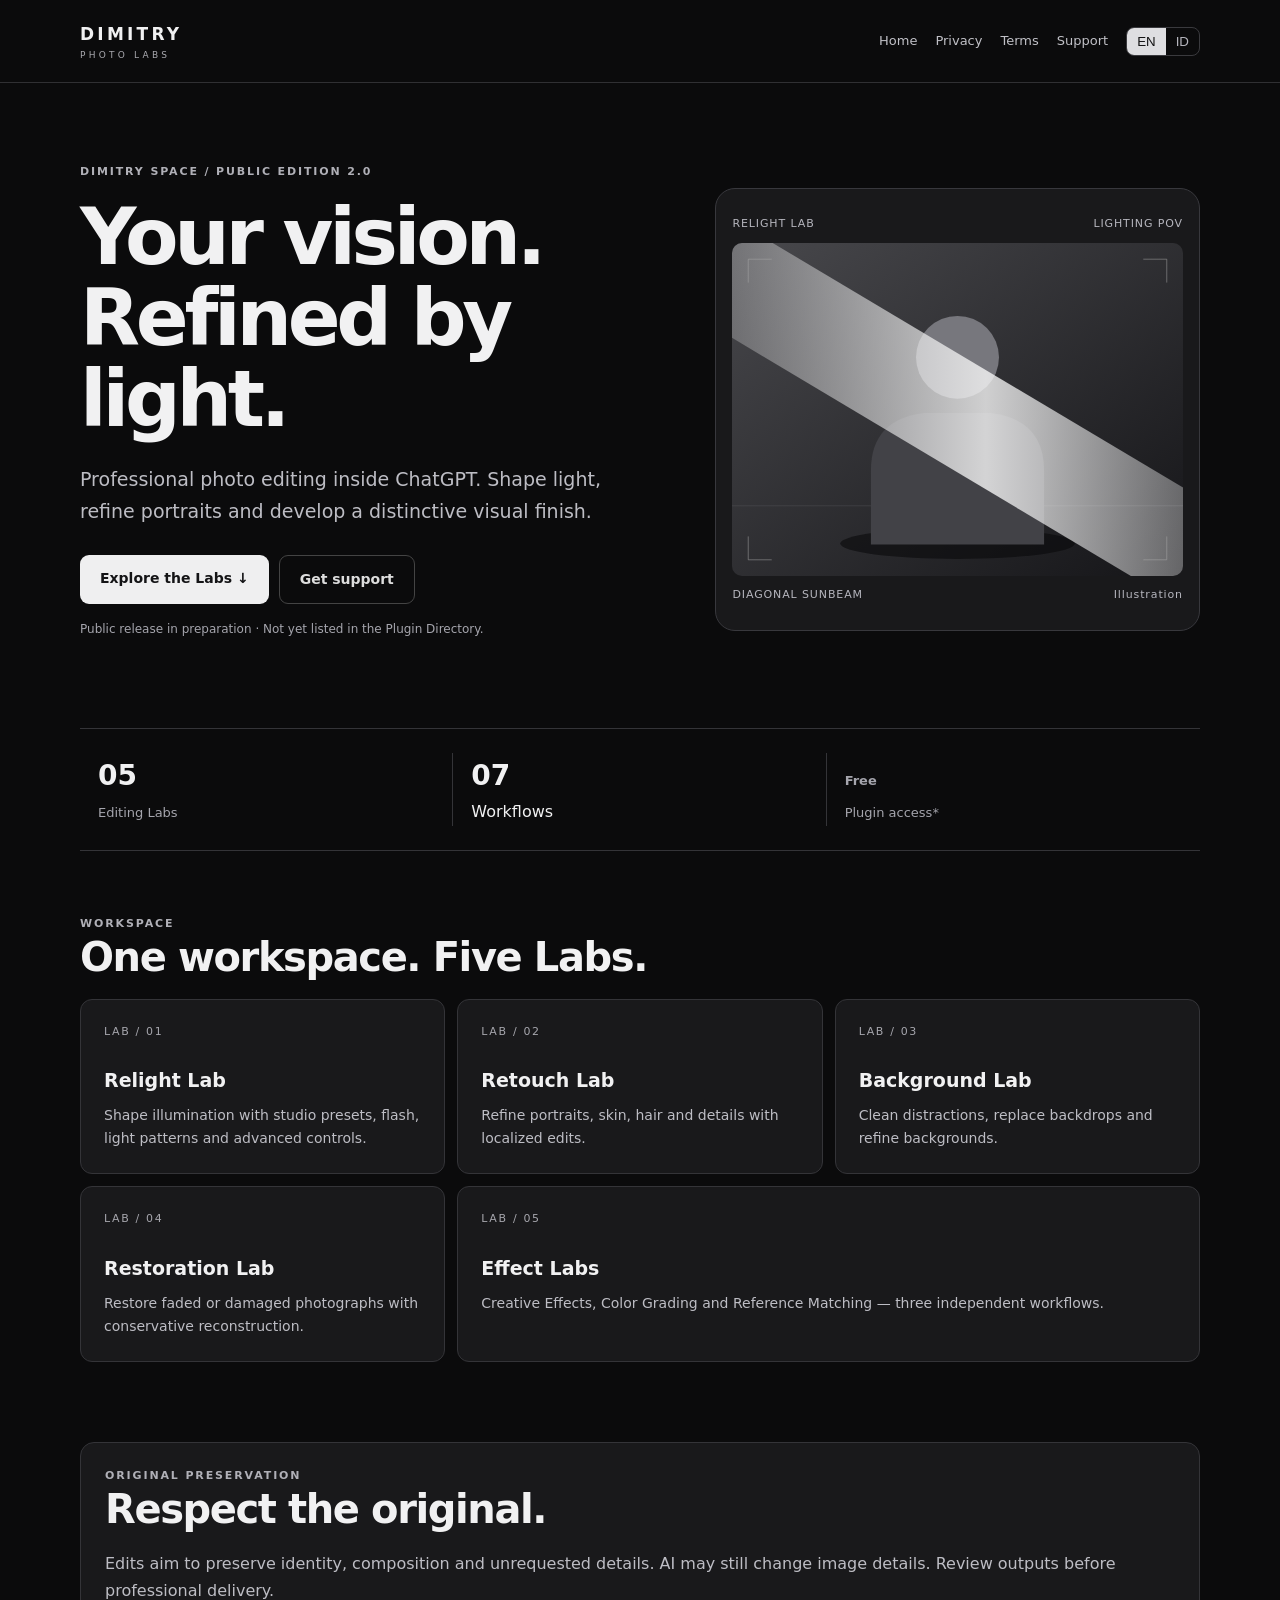
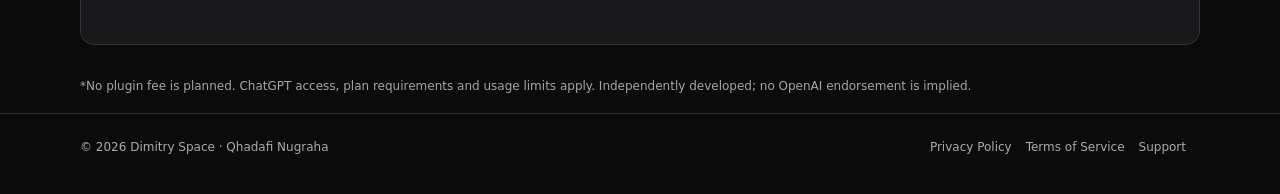
<file: index.html>
<!doctype html><html lang="en"><head><meta charset="utf-8"><meta name="viewport" content="width=device-width,initial-scale=1"><meta name="description" content="Dimitry Photo Labs — independent AI photo editing inside ChatGPT"><title>Home · Dimitry Photo Labs</title><link rel="stylesheet" href="assets/style.css"><script defer src="assets/lang.js"></script></head><body><header><nav class="wrap"><a class="brand" href="index.html">DIMITRY<small>PHOTO LABS</small></a><div class="links"><a href="index.html">Home</a><a href="privacy.html">Privacy</a><a href="terms.html">Terms</a><a href="support.html">Support</a><div class="lang" aria-label="Language"><button data-switch="en" aria-pressed="true">EN</button><button data-switch="id" aria-pressed="false">ID</button></div></div></nav></header><main class="wrap"><section class="hero"><div><div class="eyebrow">DIMITRY SPACE / PUBLIC EDITION 2.0</div><h1><span data-lang="en">Your vision.<br>Refined by light.</span><span data-lang="id" hidden>Visi Anda.<br>Disempurnakan cahaya.</span></h1><p class="lead"><span data-lang="en">Professional photo editing inside ChatGPT. Shape light, refine portraits and develop a distinctive visual finish.</span><span data-lang="id" hidden>Editing foto profesional di dalam ChatGPT. Bentuk cahaya, sempurnakan potret dan ciptakan karakter visual.</span></p><div class="actions"><a class="btn" href="#labs"><span data-lang="en">Explore the Labs</span><span data-lang="id" hidden>Jelajahi Labs</span> ↓</a><a class="btn secondary" href="support.html"><span data-lang="en">Get support</span><span data-lang="id" hidden>Bantuan</span></a></div><p class="small"><span data-lang="en">Public release in preparation · Not yet listed in the Plugin Directory.</span><span data-lang="id" hidden>Rilis publik sedang disiapkan · Belum terdaftar di Plugin Directory.</span></p></div><div class="visual"><div class="visual-top"><span>RELIGHT LAB</span><span>LIGHTING POV</span></div><img class="scene" src="assets/lighting.svg" alt="Illustrative diagonal studio light on a silhouette"><div class="demo-bottom"><span>DIAGONAL SUNBEAM</span><span data-lang="en">Illustration</span><span data-lang="id" hidden>Ilustrasi</span></div></div></section><section class="stats"><div><strong>05</strong><span data-lang="en">Editing Labs</span><span data-lang="id" hidden>Lab Editing</span></div><div><strong>07</strong>Workflows</div><div><strong><span data-lang="en">Free</span><span data-lang="id" hidden>Gratis</span></strong><span data-lang="en">Plugin access*</span><span data-lang="id" hidden>Akses plugin*</span></div></section><section class="section" id="labs"><div class="eyebrow">WORKSPACE</div><h2><span data-lang="en">One workspace. Five Labs.</span><span data-lang="id" hidden>Satu workspace. Lima Labs.</span></h2><div class="cards"><article class="tile"><div class="num">LAB / 01</div><h3>Relight Lab</h3><p><span data-lang="en">Shape illumination with studio presets, flash, light patterns and advanced controls.</span><span data-lang="id" hidden>Atur pencahayaan dengan preset studio, flash, pola cahaya dan kontrol lanjutan.</span></p></article><article class="tile"><div class="num">LAB / 02</div><h3>Retouch Lab</h3><p><span data-lang="en">Refine portraits, skin, hair and details with localized edits.</span><span data-lang="id" hidden>Rapikan potret, kulit, rambut dan detail secara terarah.</span></p></article><article class="tile"><div class="num">LAB / 03</div><h3>Background Lab</h3><p><span data-lang="en">Clean distractions, replace backdrops and refine backgrounds.</span><span data-lang="id" hidden>Bersihkan gangguan, ganti latar dan rapikan background.</span></p></article><article class="tile"><div class="num">LAB / 04</div><h3>Restoration Lab</h3><p><span data-lang="en">Restore faded or damaged photographs with conservative reconstruction.</span><span data-lang="id" hidden>Pulihkan foto pudar atau rusak dengan rekonstruksi konservatif.</span></p></article><article class="tile"><div class="num">LAB / 05</div><h3>Effect Labs</h3><p><span data-lang="en">Creative Effects, Color Grading and Reference Matching — three independent workflows.</span><span data-lang="id" hidden>Creative Effects, Color Grading dan Reference Matching — tiga workflow independen.</span></p></article></div></section><section class="callout"><div class="eyebrow">ORIGINAL PRESERVATION</div><h2><span data-lang="en">Respect the original.</span><span data-lang="id" hidden>Pertahankan foto asli.</span></h2><p><span data-lang="en">Edits aim to preserve identity, composition and unrequested details. AI may still change image details. Review outputs before professional delivery.</span><span data-lang="id" hidden>Editing dirancang menjaga identitas, komposisi dan detail yang tidak diminta berubah. AI tetap dapat mengubah detail foto. Periksa hasil sebelum penyerahan profesional.</span></p></section><p class="small"><span data-lang="en">*No plugin fee is planned. ChatGPT access, plan requirements and usage limits apply. Independently developed; no OpenAI endorsement is implied.</span><span data-lang="id" hidden>*Tidak direncanakan biaya plugin. Akses, paket dan batas penggunaan ChatGPT berlaku. Dikembangkan secara independen, bukan dukungan resmi OpenAI.</span></p></main><footer class="foot"><div class="wrap"><span>© 2026 Dimitry Space · Qhadafi Nugraha</span><div><a href="privacy.html">Privacy Policy</a><a href="terms.html">Terms of Service</a><a href="support.html">Support</a></div></div></footer></body></html>
</file>
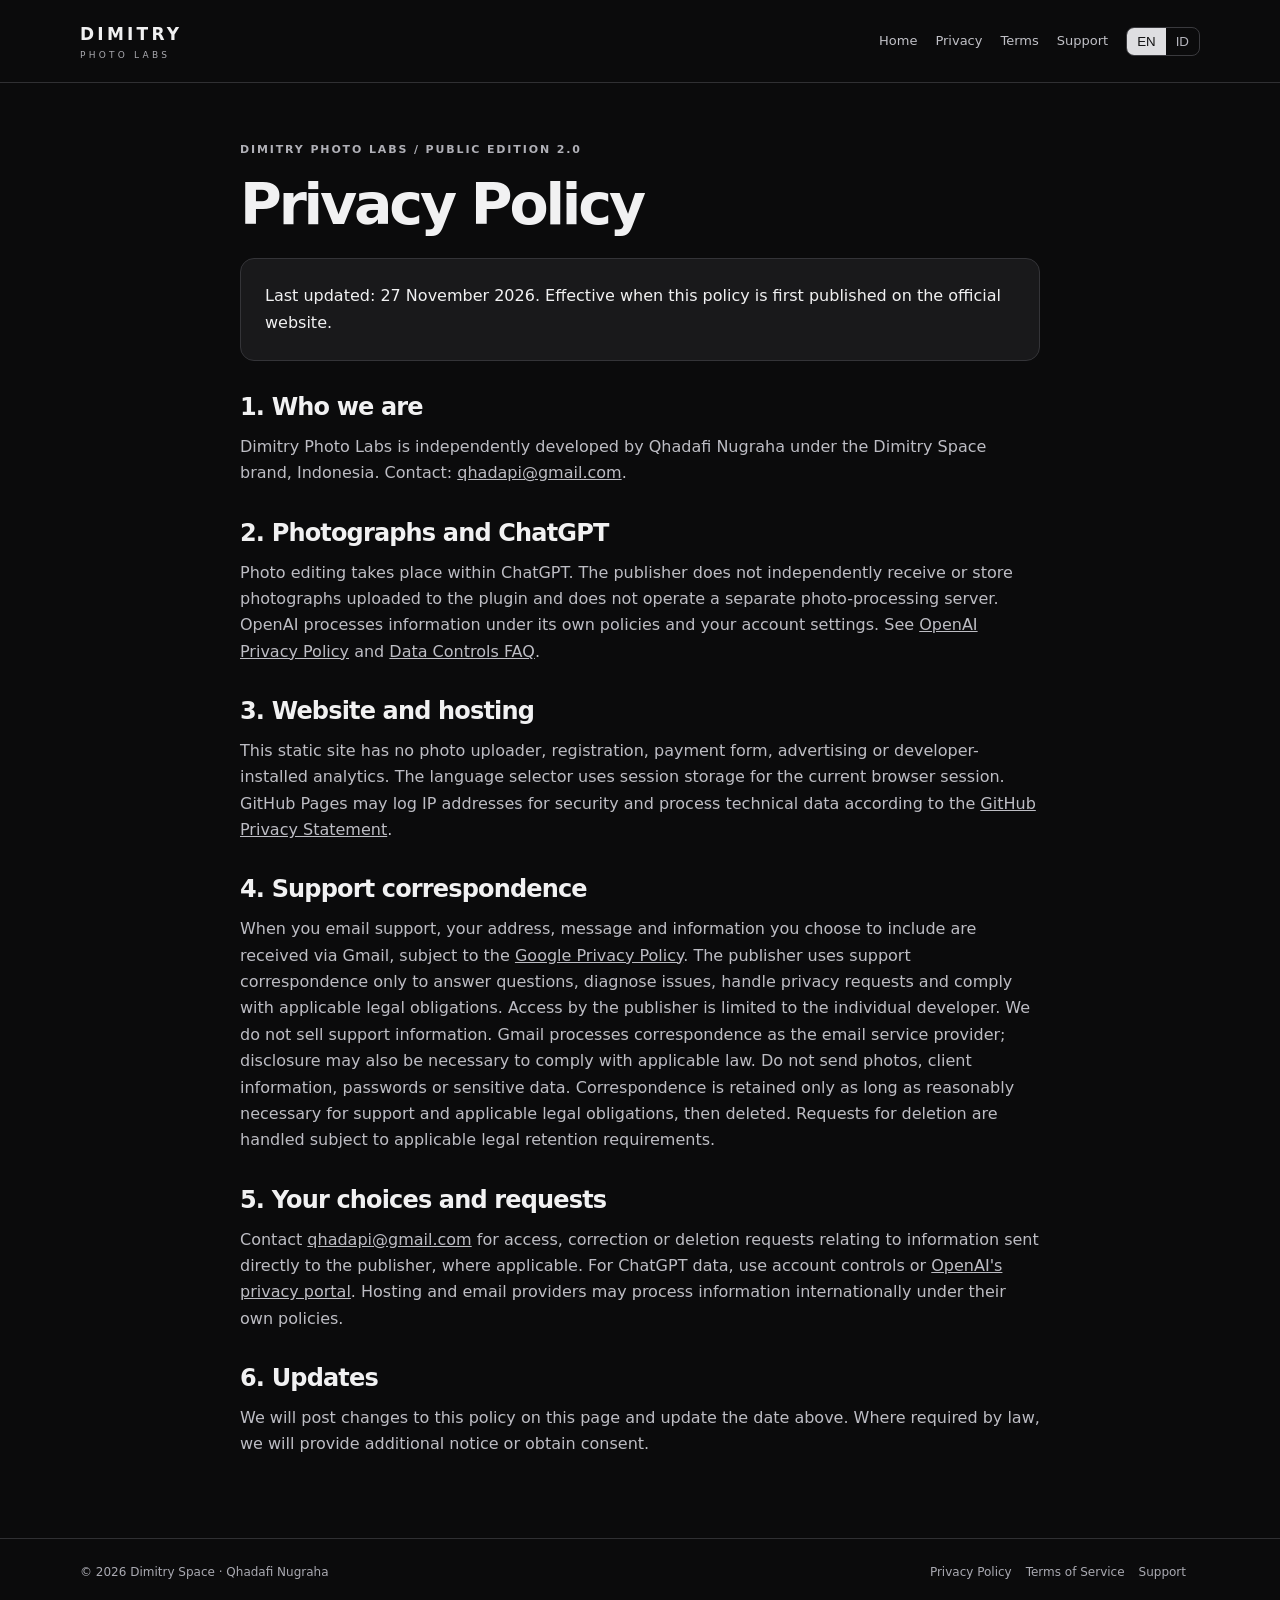
<file: privacy.html>
<!doctype html><html lang="en"><head><meta charset="utf-8"><meta name="viewport" content="width=device-width,initial-scale=1"><title>Privacy Policy · Dimitry Photo Labs</title><link rel="stylesheet" href="assets/style.css"><script defer src="assets/lang.js"></script></head><body><header><nav class="wrap"><a class="brand" href="index.html">DIMITRY<small>PHOTO LABS</small></a><div class="links"><a href="index.html">Home</a><a href="privacy.html">Privacy</a><a href="terms.html">Terms</a><a href="support.html">Support</a><div class="lang" aria-label="Language"><button data-switch="en" aria-pressed="true">EN</button><button data-switch="id" aria-pressed="false">ID</button></div></div></nav></header><main class="wrap legal"><div class="eyebrow">DIMITRY PHOTO LABS / PUBLIC EDITION 2.0</div><h1><span data-lang="en">Privacy Policy</span><span data-lang="id" hidden>Kebijakan Privasi</span></h1><div class="note"><span data-lang="en">Last updated: 27 November 2026. Effective when this policy is first published on the official website.</span><span data-lang="id" hidden>Terakhir diperbarui: 27 November 2026. Berlaku sejak kebijakan ini pertama kali dipublikasikan di website resmi.</span></div><section><h2><span data-lang="en">1. Who we are</span><span data-lang="id" hidden>1. Identitas pengelola</span></h2><p><span data-lang="en">Dimitry Photo Labs is independently developed by Qhadafi Nugraha under the Dimitry Space brand, Indonesia. Contact: <a href="mailto:qhadapi@gmail.com">qhadapi@gmail.com</a>.</span><span data-lang="id" hidden>Dimitry Photo Labs dikembangkan secara independen oleh Qhadafi Nugraha dengan brand Dimitry Space, Indonesia. Kontak: <a href="mailto:qhadapi@gmail.com">qhadapi@gmail.com</a>.</span></p></section><section><h2><span data-lang="en">2. Photographs and ChatGPT</span><span data-lang="id" hidden>2. Foto dan ChatGPT</span></h2><p><span data-lang="en">Photo editing takes place within ChatGPT. The publisher does not independently receive or store photographs uploaded to the plugin and does not operate a separate photo-processing server. OpenAI processes information under its own policies and your account settings. See <a href="https://openai.com/policies/privacy-policy/">OpenAI Privacy Policy</a> and <a href="https://help.openai.com/en/articles/7730893-data-controls-faq">Data Controls FAQ</a>.</span><span data-lang="id" hidden>Editing foto berlangsung di ChatGPT. Developer tidak menerima atau menyimpan secara terpisah foto yang diunggah ke plugin dan tidak mengoperasikan server pengolah foto terpisah. OpenAI mengelola informasi berdasarkan kebijakan dan pengaturan akun Anda. Lihat <a href="https://openai.com/policies/privacy-policy/">Kebijakan Privasi OpenAI</a> dan <a href="https://help.openai.com/en/articles/7730893-data-controls-faq">Data Controls FAQ</a>.</span></p></section><section><h2><span data-lang="en">3. Website and hosting</span><span data-lang="id" hidden>3. Website dan hosting</span></h2><p><span data-lang="en">This static site has no photo uploader, registration, payment form, advertising or developer-installed analytics. The language selector uses session storage for the current browser session. GitHub Pages may log IP addresses for security and process technical data according to the <a href="https://docs.github.com/en/site-policy/privacy-policies/github-general-privacy-statement">GitHub Privacy Statement</a>.</span><span data-lang="id" hidden>Website statis ini tidak memiliki pengunggah foto, registrasi, formulir pembayaran, iklan atau analytics yang dipasang developer. Pemilih bahasa memakai penyimpanan sesi browser. GitHub Pages dapat mencatat alamat IP untuk keamanan dan mengolah data teknis menurut <a href="https://docs.github.com/en/site-policy/privacy-policies/github-general-privacy-statement">Kebijakan Privasi GitHub</a>.</span></p></section><section><h2><span data-lang="en">4. Support correspondence</span><span data-lang="id" hidden>4. Korespondensi bantuan</span></h2><p><span data-lang="en">When you email support, your address, message and information you choose to include are received via Gmail, subject to the <a href="https://policies.google.com/privacy">Google Privacy Policy</a>. The publisher uses support correspondence only to answer questions, diagnose issues, handle privacy requests and comply with applicable legal obligations. Access by the publisher is limited to the individual developer. We do not sell support information. Gmail processes correspondence as the email service provider; disclosure may also be necessary to comply with applicable law. Do not send photos, client information, passwords or sensitive data. Correspondence is retained only as long as reasonably necessary for support and applicable legal obligations, then deleted. Requests for deletion are handled subject to applicable legal retention requirements.</span><span data-lang="id" hidden>Jika menghubungi support, alamat email, pesan dan informasi yang Anda sertakan diterima melalui Gmail, sesuai <a href="https://policies.google.com/privacy">Kebijakan Privasi Google</a>. Developer menggunakan korespondensi bantuan hanya untuk menjawab pertanyaan, menelusuri masalah, menangani permintaan privasi dan memenuhi kewajiban hukum yang berlaku. Akses korespondensi di pihak pengelola terbatas pada developer individu. Kami tidak menjual informasi bantuan. Gmail memproses korespondensi sebagai penyedia layanan email; pengungkapan juga dapat diperlukan untuk mematuhi hukum yang berlaku. Jangan mengirim foto, informasi klien, kata sandi atau data sensitif. Korespondensi disimpan hanya selama diperlukan secara wajar untuk bantuan dan kewajiban hukum yang berlaku, lalu dihapus. Permintaan penghapusan ditangani dengan memperhatikan kewajiban retensi yang berlaku.</span></p></section><section><h2><span data-lang="en">5. Your choices and requests</span><span data-lang="id" hidden>5. Pilihan dan permintaan Anda</span></h2><p><span data-lang="en">Contact <a href="mailto:qhadapi@gmail.com">qhadapi@gmail.com</a> for access, correction or deletion requests relating to information sent directly to the publisher, where applicable. For ChatGPT data, use account controls or <a href="https://privacy.openai.com/">OpenAI's privacy portal</a>. Hosting and email providers may process information internationally under their own policies.</span><span data-lang="id" hidden>Hubungi <a href="mailto:qhadapi@gmail.com">qhadapi@gmail.com</a> untuk permintaan akses, koreksi atau penghapusan informasi yang dikirim langsung kepada developer, jika berlaku. Untuk data ChatGPT, gunakan pengaturan akun atau <a href="https://privacy.openai.com/">portal privasi OpenAI</a>. Penyedia hosting dan email dapat mengolah informasi lintas negara sesuai kebijakan masing-masing.</span></p></section><section><h2><span data-lang="en">6. Updates</span><span data-lang="id" hidden>6. Pembaruan</span></h2><p><span data-lang="en">We will post changes to this policy on this page and update the date above. Where required by law, we will provide additional notice or obtain consent.</span><span data-lang="id" hidden>Kami akan memuat perubahan kebijakan di halaman ini dan memperbarui tanggal di atas. Jika diwajibkan hukum, kami akan memberikan pemberitahuan tambahan atau memperoleh persetujuan.</span></p></section></main><footer class="foot"><div class="wrap"><span>© 2026 Dimitry Space · Qhadafi Nugraha</span><div><a href="privacy.html">Privacy Policy</a><a href="terms.html">Terms of Service</a><a href="support.html">Support</a></div></div></footer></body></html>
</file>
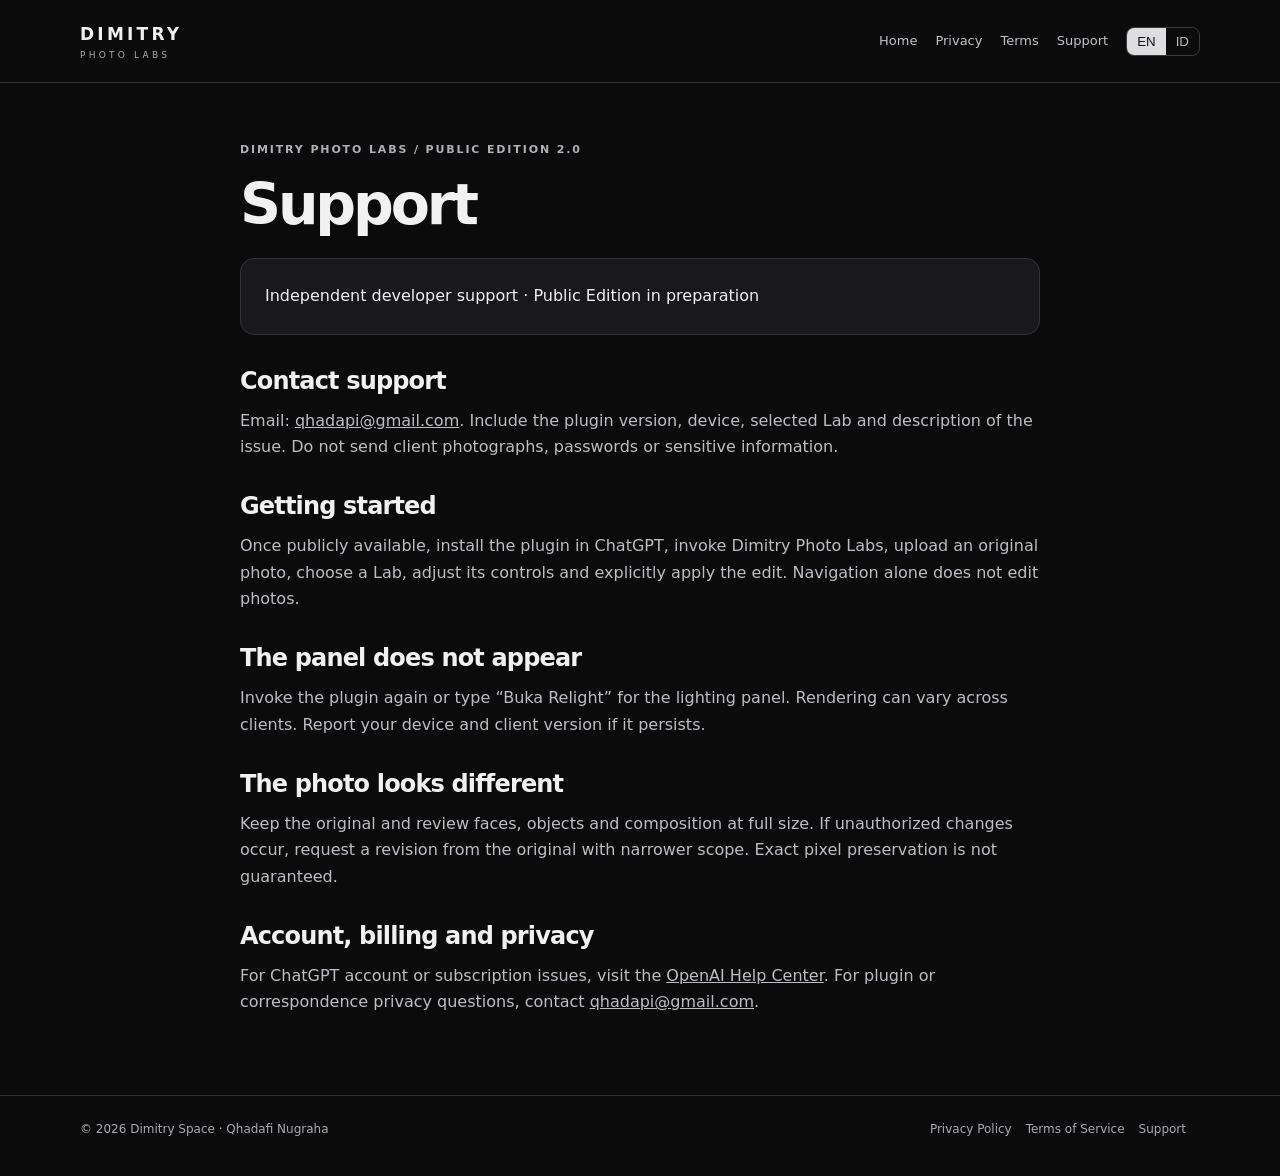
<file: support.html>
<!doctype html><html lang="en"><head><meta charset="utf-8"><meta name="viewport" content="width=device-width,initial-scale=1"><title>Support · Dimitry Photo Labs</title><link rel="stylesheet" href="assets/style.css"><script defer src="assets/lang.js"></script></head><body><header><nav class="wrap"><a class="brand" href="index.html">DIMITRY<small>PHOTO LABS</small></a><div class="links"><a href="index.html">Home</a><a href="privacy.html">Privacy</a><a href="terms.html">Terms</a><a href="support.html">Support</a><div class="lang" aria-label="Language"><button data-switch="en" aria-pressed="true">EN</button><button data-switch="id" aria-pressed="false">ID</button></div></div></nav></header><main class="wrap legal"><div class="eyebrow">DIMITRY PHOTO LABS / PUBLIC EDITION 2.0</div><h1><span data-lang="en">Support</span><span data-lang="id" hidden>Bantuan</span></h1><div class="note"><span data-lang="en">Independent developer support · Public Edition in preparation</span><span data-lang="id" hidden>Bantuan developer independen · Public Edition sedang disiapkan</span></div><section><h2><span data-lang="en">Contact support</span><span data-lang="id" hidden>Hubungi support</span></h2><p><span data-lang="en">Email: <a href="mailto:qhadapi@gmail.com">qhadapi@gmail.com</a>. Include the plugin version, device, selected Lab and description of the issue. Do not send client photographs, passwords or sensitive information.</span><span data-lang="id" hidden>Email: <a href="mailto:qhadapi@gmail.com">qhadapi@gmail.com</a>. Sertakan versi plugin, perangkat, Lab yang dipilih dan deskripsi kendala. Jangan kirim foto klien, kata sandi atau informasi sensitif.</span></p></section><section><h2><span data-lang="en">Getting started</span><span data-lang="id" hidden>Cara memulai</span></h2><p><span data-lang="en">Once publicly available, install the plugin in ChatGPT, invoke Dimitry Photo Labs, upload an original photo, choose a Lab, adjust its controls and explicitly apply the edit. Navigation alone does not edit photos.</span><span data-lang="id" hidden>Setelah tersedia untuk publik, instal plugin di ChatGPT, panggil Dimitry Photo Labs, unggah foto asli, pilih Lab, atur kontrol dan tekan Terapkan. Navigasi saja tidak mengedit foto.</span></p></section><section><h2><span data-lang="en">The panel does not appear</span><span data-lang="id" hidden>Panel tidak muncul</span></h2><p><span data-lang="en">Invoke the plugin again or type “Buka Relight” for the lighting panel. Rendering can vary across clients. Report your device and client version if it persists.</span><span data-lang="id" hidden>Panggil kembali plugin atau ketik “Buka Relight” untuk panel pencahayaan. Tampilan dapat berbeda antar aplikasi ChatGPT. Laporkan perangkat dan versi aplikasi bila berlanjut.</span></p></section><section><h2><span data-lang="en">The photo looks different</span><span data-lang="id" hidden>Foto terlihat berbeda</span></h2><p><span data-lang="en">Keep the original and review faces, objects and composition at full size. If unauthorized changes occur, request a revision from the original with narrower scope. Exact pixel preservation is not guaranteed.</span><span data-lang="id" hidden>Simpan foto asli dan periksa wajah, objek serta komposisi dalam ukuran penuh. Jika terjadi perubahan yang tidak diminta, minta revisi dari asli dengan lingkup lebih sempit. Preservasi piksel identik tidak dijamin.</span></p></section><section><h2><span data-lang="en">Account, billing and privacy</span><span data-lang="id" hidden>Akun, pembayaran dan privasi</span></h2><p><span data-lang="en">For ChatGPT account or subscription issues, visit the <a href="https://help.openai.com/">OpenAI Help Center</a>. For plugin or correspondence privacy questions, contact <a href="mailto:qhadapi@gmail.com">qhadapi@gmail.com</a>.</span><span data-lang="id" hidden>Untuk kendala akun atau langganan ChatGPT, kunjungi <a href="https://help.openai.com/">Pusat Bantuan OpenAI</a>. Untuk pertanyaan plugin atau privasi korespondensi, hubungi <a href="mailto:qhadapi@gmail.com">qhadapi@gmail.com</a>.</span></p></section></main><footer class="foot"><div class="wrap"><span>© 2026 Dimitry Space · Qhadafi Nugraha</span><div><a href="privacy.html">Privacy Policy</a><a href="terms.html">Terms of Service</a><a href="support.html">Support</a></div></div></footer></body></html>
</file>
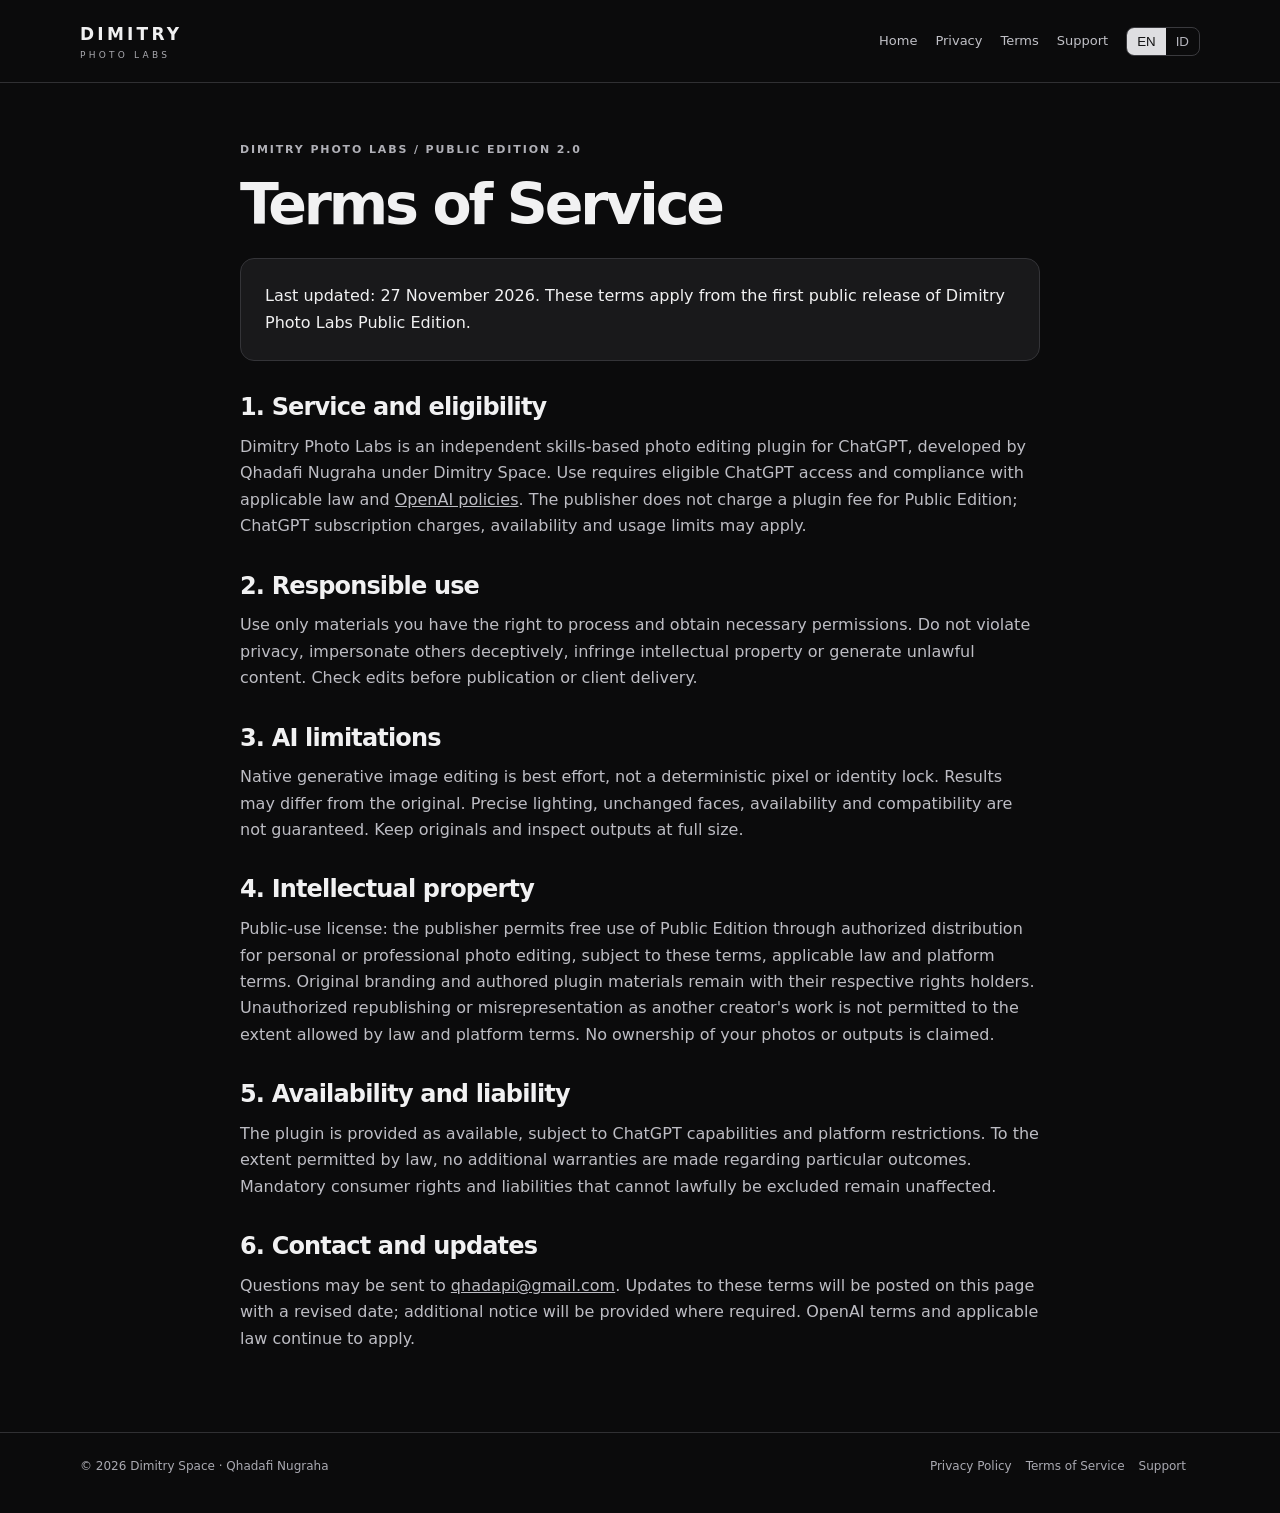
<file: terms.html>
<!doctype html><html lang="en"><head><meta charset="utf-8"><meta name="viewport" content="width=device-width,initial-scale=1"><title>Terms of Service · Dimitry Photo Labs</title><link rel="stylesheet" href="assets/style.css"><script defer src="assets/lang.js"></script></head><body><header><nav class="wrap"><a class="brand" href="index.html">DIMITRY<small>PHOTO LABS</small></a><div class="links"><a href="index.html">Home</a><a href="privacy.html">Privacy</a><a href="terms.html">Terms</a><a href="support.html">Support</a><div class="lang" aria-label="Language"><button data-switch="en" aria-pressed="true">EN</button><button data-switch="id" aria-pressed="false">ID</button></div></div></nav></header><main class="wrap legal"><div class="eyebrow">DIMITRY PHOTO LABS / PUBLIC EDITION 2.0</div><h1><span data-lang="en">Terms of Service</span><span data-lang="id" hidden>Ketentuan Layanan</span></h1><div class="note"><span data-lang="en">Last updated: 27 November 2026. These terms apply from the first public release of Dimitry Photo Labs Public Edition.</span><span data-lang="id" hidden>Terakhir diperbarui: 27 November 2026. Ketentuan ini berlaku sejak rilis publik pertama Dimitry Photo Labs Public Edition.</span></div><section><h2><span data-lang="en">1. Service and eligibility</span><span data-lang="id" hidden>1. Layanan dan kelayakan</span></h2><p><span data-lang="en">Dimitry Photo Labs is an independent skills-based photo editing plugin for ChatGPT, developed by Qhadafi Nugraha under Dimitry Space. Use requires eligible ChatGPT access and compliance with applicable law and <a href="https://openai.com/policies/usage-policies/">OpenAI policies</a>. The publisher does not charge a plugin fee for Public Edition; ChatGPT subscription charges, availability and usage limits may apply.</span><span data-lang="id" hidden>Dimitry Photo Labs adalah plugin editing foto berbasis skills independen untuk ChatGPT, dikembangkan Qhadafi Nugraha dengan brand Dimitry Space. Penggunaan memerlukan akses ChatGPT yang memenuhi syarat dan kepatuhan terhadap hukum serta <a href="https://openai.com/policies/usage-policies/">kebijakan OpenAI</a>. Developer tidak mengenakan biaya plugin untuk Public Edition; biaya langganan, ketersediaan dan batas penggunaan ChatGPT dapat berlaku.</span></p></section><section><h2><span data-lang="en">2. Responsible use</span><span data-lang="id" hidden>2. Penggunaan bertanggung jawab</span></h2><p><span data-lang="en">Use only materials you have the right to process and obtain necessary permissions. Do not violate privacy, impersonate others deceptively, infringe intellectual property or generate unlawful content. Check edits before publication or client delivery.</span><span data-lang="id" hidden>Gunakan hanya materi yang berhak Anda proses dan peroleh izin yang diperlukan. Jangan melanggar privasi, menyamar secara menyesatkan, melanggar kekayaan intelektual atau menghasilkan konten melawan hukum. Periksa edit sebelum publikasi atau penyerahan ke klien.</span></p></section><section><h2><span data-lang="en">3. AI limitations</span><span data-lang="id" hidden>3. Keterbatasan AI</span></h2><p><span data-lang="en">Native generative image editing is best effort, not a deterministic pixel or identity lock. Results may differ from the original. Precise lighting, unchanged faces, availability and compatibility are not guaranteed. Keep originals and inspect outputs at full size.</span><span data-lang="id" hidden>Editing gambar generatif native bersifat upaya terbaik, bukan penguncian piksel atau identitas deterministik. Hasil dapat berbeda dari asli. Akurasi pencahayaan, wajah yang sepenuhnya tidak berubah, ketersediaan dan kompatibilitas tidak dijamin. Simpan foto asli dan periksa hasil ukuran penuh.</span></p></section><section><h2><span data-lang="en">4. Intellectual property</span><span data-lang="id" hidden>4. Kekayaan intelektual</span></h2><p><span data-lang="en">Public-use license: the publisher permits free use of Public Edition through authorized distribution for personal or professional photo editing, subject to these terms, applicable law and platform terms. Original branding and authored plugin materials remain with their respective rights holders. Unauthorized republishing or misrepresentation as another creator's work is not permitted to the extent allowed by law and platform terms. No ownership of your photos or outputs is claimed.</span><span data-lang="id" hidden>Lisensi penggunaan publik: developer mengizinkan penggunaan gratis Public Edition melalui distribusi resmi untuk editing foto pribadi maupun profesional, dengan tunduk pada ketentuan ini, hukum dan ketentuan platform. Branding dan materi plugin tetap menjadi hak pemegang hak masing-masing. Publikasi ulang tanpa izin atau klaim karya developer lain tidak diizinkan sejauh diperbolehkan hukum dan ketentuan platform. Tidak ada klaim kepemilikan foto atau hasil Anda.</span></p></section><section><h2><span data-lang="en">5. Availability and liability</span><span data-lang="id" hidden>5. Ketersediaan dan tanggung jawab</span></h2><p><span data-lang="en">The plugin is provided as available, subject to ChatGPT capabilities and platform restrictions. To the extent permitted by law, no additional warranties are made regarding particular outcomes. Mandatory consumer rights and liabilities that cannot lawfully be excluded remain unaffected.</span><span data-lang="id" hidden>Plugin tersedia sesuai kemampuan ChatGPT dan pembatasan platform. Sejauh diizinkan hukum, tidak diberikan jaminan tambahan atas hasil tertentu. Hak konsumen wajib dan tanggung jawab yang tidak dapat dikesampingkan menurut hukum tetap berlaku.</span></p></section><section><h2><span data-lang="en">6. Contact and updates</span><span data-lang="id" hidden>6. Kontak dan pembaruan</span></h2><p><span data-lang="en">Questions may be sent to <a href="mailto:qhadapi@gmail.com">qhadapi@gmail.com</a>. Updates to these terms will be posted on this page with a revised date; additional notice will be provided where required. OpenAI terms and applicable law continue to apply.</span><span data-lang="id" hidden>Pertanyaan dapat dikirim ke <a href="mailto:qhadapi@gmail.com">qhadapi@gmail.com</a>. Pembaruan ketentuan akan dimuat pada halaman ini dengan tanggal yang diperbarui; pemberitahuan tambahan diberikan jika diwajibkan. Ketentuan OpenAI dan hukum yang berlaku tetap berlaku.</span></p></section></main><footer class="foot"><div class="wrap"><span>© 2026 Dimitry Space · Qhadafi Nugraha</span><div><a href="privacy.html">Privacy Policy</a><a href="terms.html">Terms of Service</a><a href="support.html">Support</a></div></div></footer></body></html>
</file>
<file: assets/style.css>
*{box-sizing:border-box}html{color-scheme:dark;scroll-behavior:smooth}body{margin:0;background:#0b0b0c;color:#f1f1f2;font:16px/1.65 system-ui,-apple-system,sans-serif}a{color:inherit;text-decoration:none}a:hover{text-decoration:underline}a:focus-visible,button:focus-visible{outline:2px solid white;outline-offset:4px}.wrap{max-width:1120px;width:calc(100% - 48px);margin:auto}header{border-bottom:1px solid #303033}nav{min-height:82px;display:flex;justify-content:space-between;align-items:center;gap:18px;flex-wrap:wrap;padding:14px 0}.brand{font-weight:800;letter-spacing:.19em;font-size:17px}.brand small{display:block;font-size:9px;font-weight:500;color:#aaaab0}.links{display:flex;flex-wrap:wrap;gap:18px;align-items:center;font-size:13px;color:#c1c1c7}.lang{display:flex;border:1px solid #3a3a3e;border-radius:8px;overflow:hidden}.lang button{background:none;border:0;padding:6px 10px;color:#b5b5bd;cursor:pointer}.lang button[aria-pressed=true]{background:#dedee1;color:#131314}.hero{display:grid;grid-template-columns:1.2fr 1fr;align-items:center;gap:54px;padding:80px 0 72px}.eyebrow{font-size:11px;letter-spacing:.17em;color:#b0b0b7;text-transform:uppercase;font-weight:650}h1{font-size:clamp(38px,6.2vw,78px);line-height:1.04;letter-spacing:-.055em;margin:16px 0 24px;font-weight:650}h2{font-size:clamp(25px,4vw,40px);letter-spacing:-.035em;line-height:1.2;margin:0 0 18px}h3{font-size:19px;margin:0 0 8px}p{margin:0 0 16px;color:#bdbdc4}.lead{font-size:19px;max-width:600px}.btn{display:inline-block;background:#efeff0;color:#141416;padding:12px 20px;border-radius:9px;font-weight:650;font-size:14px}.btn.secondary{background:transparent;color:#ddd;border:1px solid #444}.actions{display:flex;gap:10px;flex-wrap:wrap;margin:28px 0 16px}.small{font-size:12px;color:#a5a5ad}.visual{border:1px solid #38383d;border-radius:20px;overflow:hidden;background:#19191b;padding:16px}.visual-top,.demo-bottom{display:flex;justify-content:space-between;font-size:11px;letter-spacing:.08em;color:#b6b6be;margin:10px 0}.scene{display:block;width:100%;border-radius:10px}.stats{display:grid;grid-template-columns:repeat(3,1fr);border-block:1px solid #343438;padding:24px 0;margin-bottom:64px}.stats div{padding:0 18px;border-right:1px solid #343438}.stats div:last-child{border:0}.stats strong{display:block;font-size:28px}.stats span{font-size:13px;color:#a5a5ad}.section{padding:0 0 64px}.cards{display:grid;grid-template-columns:repeat(3,1fr);gap:12px}.tile{border:1px solid #343438;border-radius:12px;background:#19191b;padding:23px;min-height:170px}.tile .num{font-size:11px;color:#a6a6ad;letter-spacing:.15em;margin-bottom:24px}.tile p{font-size:14px;margin:0}.tile:last-child{grid-column:span 2}.callout,.note{background:#19191b;border:1px solid #343438;border-radius:14px;padding:24px;margin:16px 0 32px}.legal{max-width:800px;padding:58px 0 64px}.legal h1{font-size:clamp(36px,5vw,57px)}.legal h2{font-size:24px;margin:32px 0 12px}.legal a{text-decoration:underline;overflow-wrap:anywhere}.foot{border-top:1px solid #303033;padding:24px 0 36px;color:#aaaab2;font-size:12px}.foot .wrap{display:flex;justify-content:space-between;flex-wrap:wrap;gap:15px}.foot a{margin-right:14px}[hidden]{display:none!important}@media(max-width:760px){.wrap{width:calc(100% - 32px)}.hero{grid-template-columns:1fr;gap:28px;padding:48px 0}.cards{grid-template-columns:1fr 1fr}.tile:last-child{grid-column:span 2}.stats{margin-bottom:44px}.stats div{padding:0 10px}.legal{padding:40px 0}}@media(max-width:420px){.cards{grid-template-columns:1fr}.tile:last-child{grid-column:span 1}.links{gap:10px;font-size:12px}}
</file>
